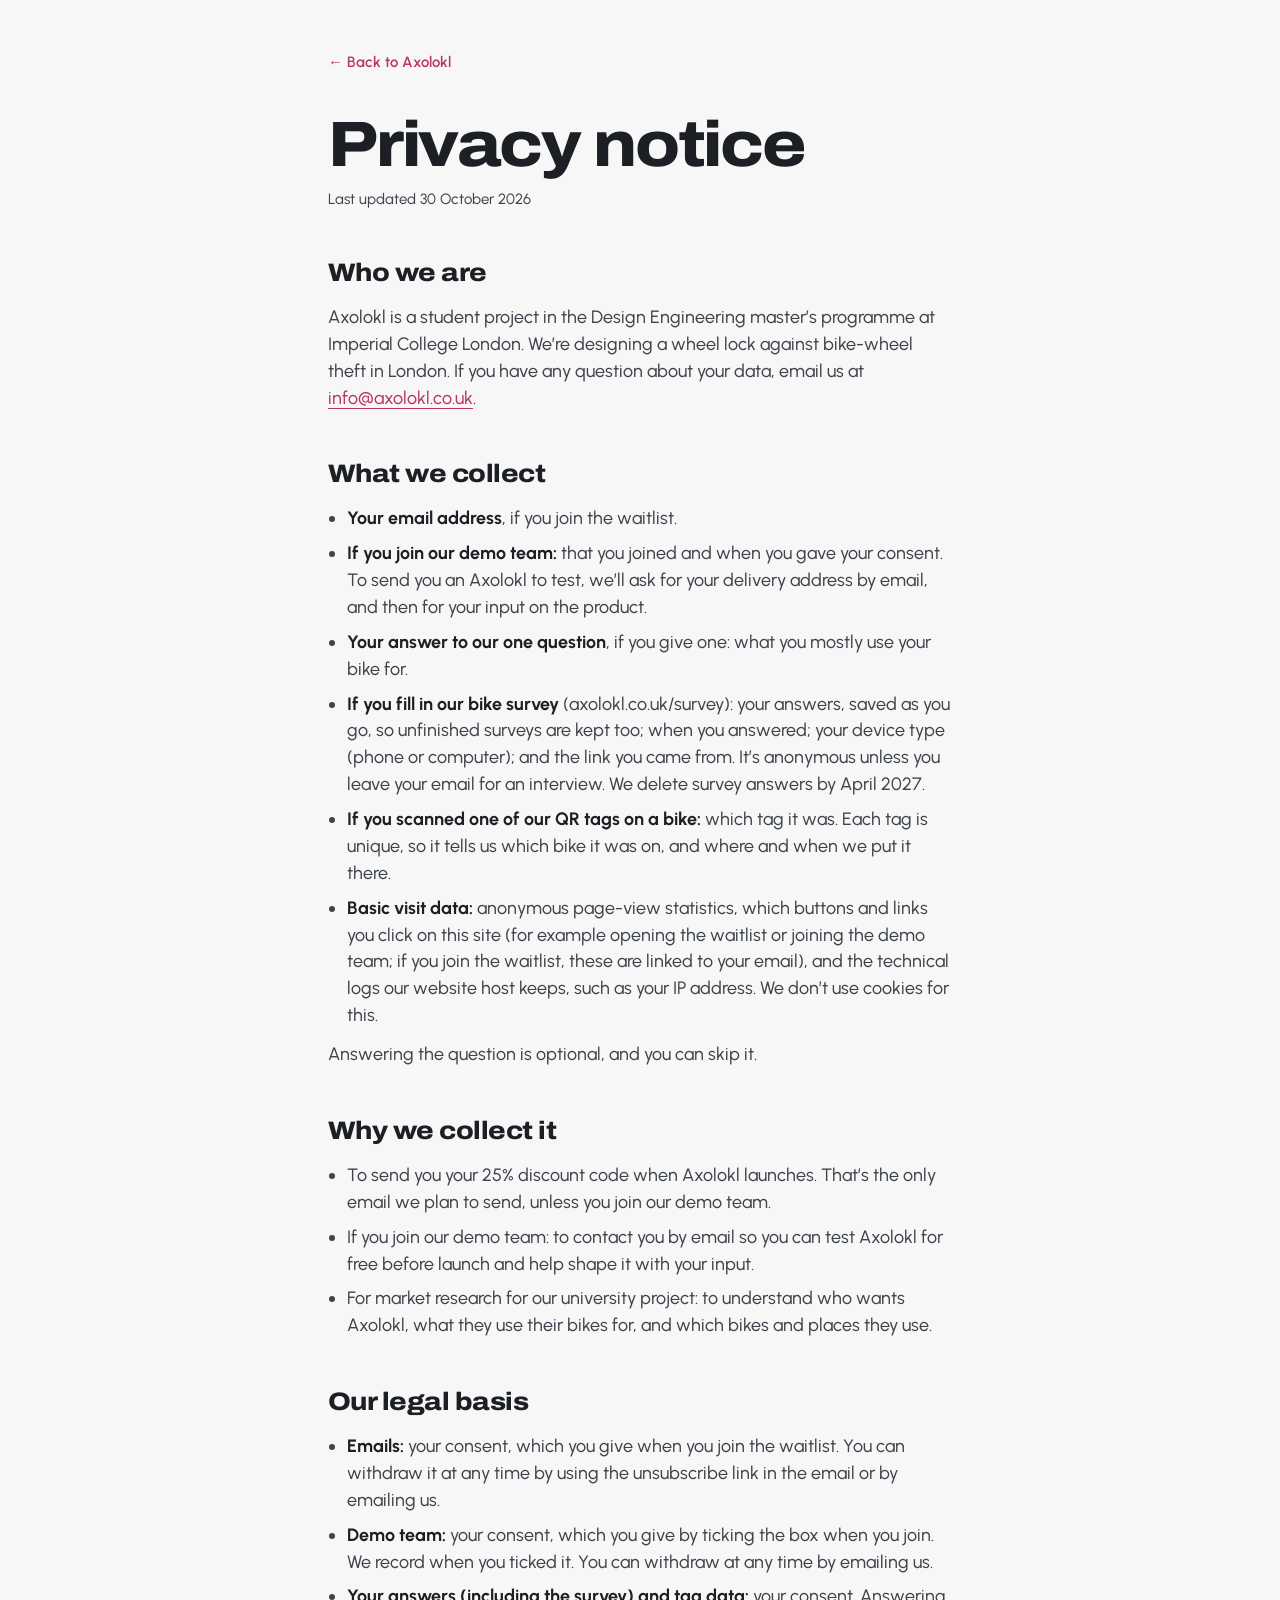
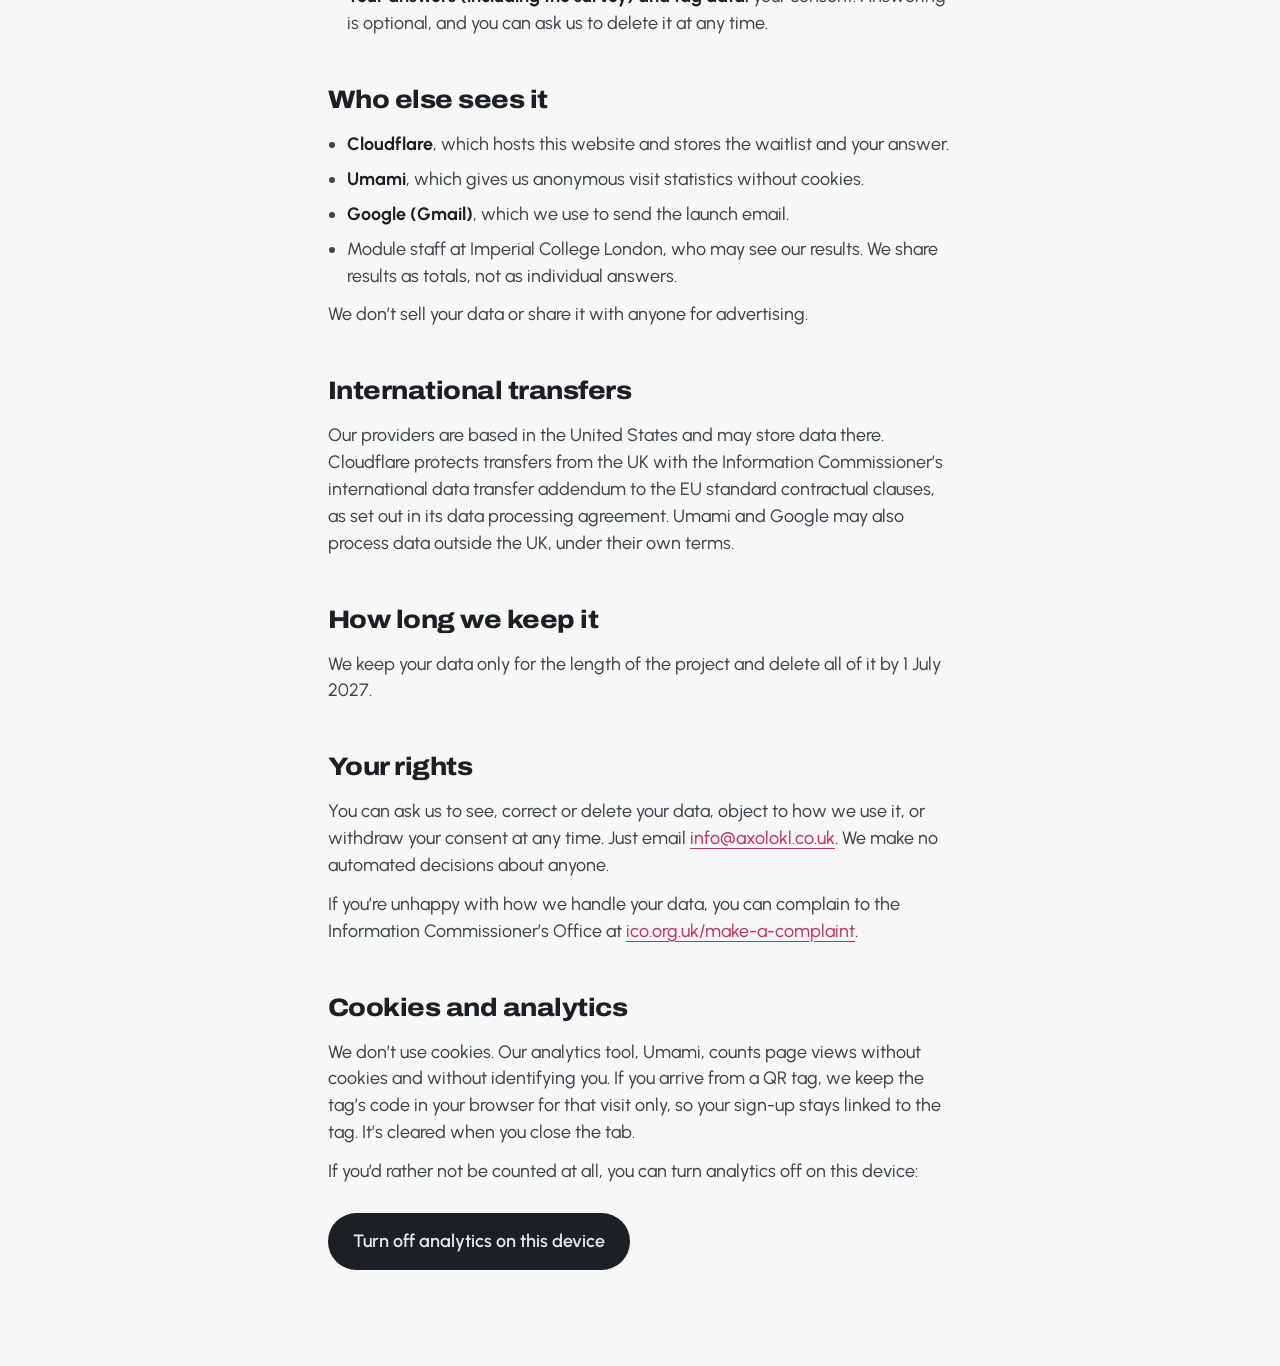
<file: privacy.html>
<!doctype html>
<html lang="en-GB">
<head>
  <meta charset="utf-8">
  <meta name="viewport" content="width=device-width, initial-scale=1">
  <title>Privacy notice — Axolokl</title>
  <meta name="description" content="What Axolokl collects through the waitlist and QR tags, why, and your rights under UK GDPR.">
  <meta name="robots" content="noindex">
  <link rel="icon" href="assets/logo/favicon.svg" type="image/svg+xml">
  <link rel="stylesheet" href="css/styles.css?v=42">
</head>
<body class="legal-page">

  <main class="legal">
    <a class="legal__back" href="./">← Back to Axolokl</a>

    <h1 class="legal__title">Privacy notice</h1>
    <p class="legal__updated">Last updated 30 October 2026</p>

    <h2>Who we are</h2>
    <p>Axolokl is a student project in the Design Engineering master’s programme at Imperial College London. We’re designing a wheel lock against bike-wheel theft in London. If you have any question about your data, email us at <a href="mailto:info@axolokl.co.uk">info@axolokl.co.uk</a>.</p>

    <h2>What we collect</h2>
    <ul>
      <li><strong>Your email address</strong>, if you join the waitlist.</li>
      <li><strong>If you join our demo team:</strong> that you joined and when you gave your consent. To send you an Axolokl to test, we’ll ask for your delivery address by email, and then for your input on the product.</li>
      <li><strong>Your answer to our one question</strong>, if you give one: what you mostly use your bike for.</li>
      <li><strong>If you fill in our bike survey</strong> (axolokl.co.uk/survey): your answers, saved as you go, so unfinished surveys are kept too; when you answered; your device type (phone or computer); and the link you came from. It’s anonymous unless you leave your email for an interview. We delete survey answers by April 2027.</li>
      <li><strong>If you scanned one of our QR tags on a bike:</strong> which tag it was. Each tag is unique, so it tells us which bike it was on, and where and when we put it there.</li>
      <li><strong>Basic visit data:</strong> anonymous page-view statistics, which buttons and links you click on this site (for example opening the waitlist or joining the demo team; if you join the waitlist, these are linked to your email), and the technical logs our website host keeps, such as your IP address. We don’t use cookies for this.</li>
    </ul>
    <p>Answering the question is optional, and you can skip it.</p>

    <h2>Why we collect it</h2>
    <ul>
      <li>To send you your 25% discount code when Axolokl launches. That’s the only email we plan to send, unless you join our demo team.</li>
      <li>If you join our demo team: to contact you by email so you can test Axolokl for free before launch and help shape it with your input.</li>
      <li>For market research for our university project: to understand who wants Axolokl, what they use their bikes for, and which bikes and places they use.</li>
    </ul>

    <h2>Our legal basis</h2>
    <ul>
      <li><strong>Emails:</strong> your consent, which you give when you join the waitlist. You can withdraw it at any time by using the unsubscribe link in the email or by emailing us.</li>
      <li><strong>Demo team:</strong> your consent, which you give by ticking the box when you join. We record when you ticked it. You can withdraw at any time by emailing us.</li>
      <li><strong>Your answers (including the survey) and tag data:</strong> your consent. Answering is optional, and you can ask us to delete it at any time.</li>
    </ul>

    <h2>Who else sees it</h2>
    <ul>
      <li><strong>Cloudflare</strong>, which hosts this website and stores the waitlist and your answer.</li>
      <li><strong>Umami</strong>, which gives us anonymous visit statistics without cookies.</li>
      <li><strong>Google (Gmail)</strong>, which we use to send the launch email.</li>
      <li>Module staff at Imperial College London, who may see our results. We share results as totals, not as individual answers.</li>
    </ul>
    <p>We don’t sell your data or share it with anyone for advertising.</p>

    <h2>International transfers</h2>
    <p>Our providers are based in the United States and may store data there. Cloudflare protects transfers from the UK with the Information Commissioner’s international data transfer addendum to the EU standard contractual clauses, as set out in its data processing agreement. Umami and Google may also process data outside the UK, under their own terms.</p>

    <h2>How long we keep it</h2>
    <p>We keep your data only for the length of the project and delete all of it by 1 July 2027.</p>

    <h2>Your rights</h2>
    <p>You can ask us to see, correct or delete your data, object to how we use it, or withdraw your consent at any time. Just email <a href="mailto:info@axolokl.co.uk">info@axolokl.co.uk</a>. We make no automated decisions about anyone.</p>
    <p>If you’re unhappy with how we handle your data, you can complain to the Information Commissioner’s Office at <a href="https://ico.org.uk/make-a-complaint/" target="_blank" rel="noopener">ico.org.uk/make-a-complaint</a>.</p>

    <h2>Cookies and analytics</h2>
    <p>We don’t use cookies. Our analytics tool, Umami, counts page views without cookies and without identifying you. If you arrive from a QR tag, we keep the tag’s code in your browser for that visit only, so your sign-up stays linked to the tag. It’s cleared when you close the tab.</p>
    <p>If you’d rather not be counted at all, you can turn analytics off on this device:</p>
    <p class="legal__action"><button class="btn legal__optout" type="button" data-analytics-optout>Turn off analytics on this device</button></p>
  </main>

  <script>
    // Umami skips counting while localStorage 'umami.disabled' is set
    (() => {
      const btn = document.querySelector('[data-analytics-optout]');
      const read = () => { try { return localStorage.getItem('umami.disabled') === '1'; } catch { return false; } };
      const render = () => { btn.textContent = read() ? 'Analytics is off on this device. Turn it back on' : 'Turn off analytics on this device'; };
      btn.addEventListener('click', () => {
        try {
          if (read()) localStorage.removeItem('umami.disabled');
          else localStorage.setItem('umami.disabled', '1');
        } catch { btn.textContent = 'Your browser blocked this setting'; return; }
        render();
      });
      render();
    })();
  </script>
</body>
</html>
</file>
<file: css/styles.css>
/* ============ Fonts ============ */
@font-face {
  font-family: "Archivo";
  src: url("../assets/fonts/archivo-var.woff2") format("woff2-variations");
  font-weight: 100 900;
  font-stretch: 62% 125%;
  font-display: swap;
}
/* Body: Urbanist — geometric, circular bowls and single-storey a, like the logo */
@font-face {
  font-family: "Urbanist";
  src: url("../assets/fonts/urbanist-var.woff2") format("woff2-variations");
  font-weight: 100 900;
  font-display: swap;
}

/* ============ Tokens ============ */
:root {
  /* Base */
  --paper: #F7F7F8;      /* studio white — matches the hero photo backdrop */
  --alu: #E6E8EB;        /* brushed aluminium — light surfaces */
  --graphite: #1C1F23;   /* anodised graphite — dark sections, text on light */
  --steel: #6E757E;      /* secondary text */
  --hairline: #C9CDD2;

  /* Axolotl accents — used sparingly */
  --axo: #F4A9C0;        /* axolotl pink — on dark backgrounds */
  --gill: #B8355E;       /* deep gill — pink that passes contrast on light */

  /* Type */
  --font: "Urbanist", "Futura", "Century Gothic", "Helvetica Neue", Arial, sans-serif;
  --font-display: "Archivo", "Helvetica Neue", Arial, sans-serif;
  --step--1: clamp(0.875rem, 0.85rem + 0.1vw, 0.95rem);
  --step-0: clamp(1rem, 0.96rem + 0.2vw, 1.125rem);
  --step-1: clamp(1.25rem, 1.1rem + 0.6vw, 1.6rem);
  --step-4: clamp(2.6rem, 1.4rem + 5.6vw, 7.5rem);

  /* Space */
  --gutter: clamp(1rem, 0.5rem + 2.5vw, 3rem);
  --ease-out: cubic-bezier(.2,.7,.1,1);
}

/* ============ Base ============ */
*, *::before, *::after { box-sizing: border-box; }
html { -webkit-text-size-adjust: 100%; overflow-x: clip; } /* on phones the root must clip too, or the page widens */
body {
  margin: 0;
  overflow-x: clip; /* nothing may push the page wider than the screen */
  background: var(--paper);
  color: var(--graphite);
  font-family: var(--font);
  font-size: var(--step-0);
  font-weight: 450;
  line-height: 1.5;
  -webkit-font-smoothing: antialiased;
}
img { display: block; max-width: 100%; height: auto; }
a { color: inherit; }
:focus-visible { outline: 2px solid var(--gill); outline-offset: 3px; border-radius: 2px; }

/* ============ Nav (not sticky) ============ */
.nav {
  position: fixed; z-index: 50;
  top: 1rem; left: var(--gutter); right: var(--gutter);
  display: flex; align-items: center; justify-content: space-between;
  padding: 0.65rem 0.65rem 0.65rem 1.25rem;
  background: #fff;
  border: 1px solid rgb(28 31 35 / .08);
  border-radius: 999px;
  box-shadow: 0 1px 2px rgb(28 31 35 / .04), 0 12px 32px -12px rgb(28 31 35 / .14);
}
.logo {
  display: inline-flex; align-items: flex-end; gap: 0.7rem;
  color: var(--graphite);
  text-decoration: none;
}
.logo__mark { height: 1.45rem; width: auto; }
.logo__word { height: 1.05rem; width: auto; margin-bottom: 0.06rem; }

.nav__links { display: flex; align-items: center; gap: 2rem; }
.nav__link {
  position: relative;
  font-size: var(--step--1); font-weight: 600;
  text-decoration: none;
  padding: 0.3rem 0;
}
/* Dashed gill underline that traces in on hover, like the hero's ghost wheels */
.nav__link::after {
  content: "";
  position: absolute; left: 0; right: 0; bottom: 0;
  height: 2px;
  background: repeating-linear-gradient(90deg, var(--gill) 0 5px, transparent 5px 9px);
  clip-path: inset(0 100% 0 0);
  transition: clip-path .45s var(--ease-out);
}
.nav__link:hover::after,
.nav__link:focus-visible::after { clip-path: inset(0 0 0 0); }
.nav__icon { display: none; }
.nav__cta-short { display: none; }
.nav__cta { gap: 0.6rem; }
.nav__chip {
  font-size: 0.75em; font-weight: 700;
  font-variant-numeric: tabular-nums;
  color: var(--graphite);
  background: var(--axo);
  border-radius: 999px;
  padding: 0.15em 0.55em;
}

.btn {
  display: inline-flex; align-items: center;
  font: inherit; font-weight: 600;
  text-decoration: none;
  background: var(--graphite); color: var(--alu);
  border-radius: 999px;
  padding: 0.85em 1.4em;
  transition: background-color .2s;
}
.btn:hover { background: var(--gill); }
.btn--small { font-size: var(--step--1); padding: 0.6em 1.1em; }

/* ============ Hero ============ */
.hero {
  position: relative;
  min-height: 100svh;
  padding: 8rem var(--gutter) 1.5rem; /* more air under the nav */
  display: grid;
  grid-template-columns: 1fr;
  grid-template-rows: auto 1fr auto;
  overflow: hidden;
}
.hero__title {
  grid-area: 1 / 1 / 4 / 2;
  margin: 0;
  font-family: var(--font-display);
  display: flex; flex-direction: column; justify-content: space-between;
  font-weight: 800;
  font-stretch: 112%;
  font-size: clamp(2.4rem, 1.2rem + 5vw, 6.6rem); /* a touch smaller than --step-4 for more white space */
  line-height: 0.92;
  letter-spacing: -0.035em;
  pointer-events: none;
  z-index: 2;
}
.hero__line--a { align-self: flex-start; }
.hero__line--b { align-self: flex-end; text-align: right; padding-bottom: 1.5rem; }

.hero__stage {
  grid-area: 1 / 1 / 4 / 2;
  position: relative;
  margin: 0 auto;
  width: min(100%, 740px, 72svh);
  align-self: start;
  margin-top: 3rem; /* bike sits between the two lines, clear of "Your wheels didn't." */
}
.hero__bike {
  position: relative; z-index: 1; /* frame sits on top of the sketched wheels */
  width: 100%;
  /* background is pure white in the file, so multiply melts it into the page and lets the wheels show through */
  mix-blend-mode: multiply;
}
.hero__ghosts {
  position: absolute; inset: 0; z-index: 0;
  width: 100%; height: 100%;
  overflow: visible;
  pointer-events: none;
}
/* Sketch lines of the ghost wheels. Widths are in image units (the stage shows the
   1024px-wide image at ~720px). No non-scaling-stroke: it breaks pathLength trace-ins in Chrome. */
.sk {
  fill: none;
  stroke: var(--gill);
  stroke-width: 2;
  stroke-linecap: round; stroke-linejoin: round;
}
.sk--tyre  { stroke-width: 3.1; }
.sk--fine  { stroke-width: 1.3; }
.sk--spoke { stroke-width: 1.15; opacity: .85; }
.sk--hatch { stroke-width: 1; }
.sk-fade   { opacity: var(--o, 1); }


/* One orchestrated load moment: the ghost wheels sketch themselves in, then the second line lands */
.js .sk-trace { stroke-dasharray: 1; stroke-dashoffset: 1; }
.js.is-loaded .sk-trace { animation: sketch var(--t, 1.2s) var(--ease-out) var(--d, 0s) forwards; }
@keyframes sketch { to { stroke-dashoffset: 0; } }
.js .sk-fade { opacity: 0; }
.js.is-loaded .sk-fade { opacity: var(--o, 1); transition: opacity 1.8s ease var(--d, 0s); }
.js .hero__line--b { opacity: 0; translate: 0 .15em; }
.js.is-loaded .hero__line--b {
  transition: opacity 1.2s ease, translate 1.6s var(--ease-out);
  transition-delay: 3.8s;
  opacity: 1; translate: 0 0;
}

/* ============ Problem — sticky, panels scroll sideways ============ */
.problem { background: var(--paper); }
.problem__pin {
  height: 100vh;
  padding-top: 6.25rem; /* clears the sticky nav */
  display: flex; flex-direction: column;
  overflow: hidden;
}
.problem__bar {
  display: flex; align-items: center; justify-content: flex-start; gap: 1rem;
  margin: 0 var(--gutter);
  padding-bottom: 0.9rem;
  border-bottom: 1px solid var(--hairline);
}
.problem__label {
  margin: 0;
  font-size: var(--step--1); font-weight: 600;
  color: var(--gill);
}
.problem__progress { display: flex; align-items: center; gap: 1rem; }
.problem__count { font-size: var(--step--1); font-variant-numeric: tabular-nums; color: var(--steel); }
.problem__current { color: var(--graphite); }
.problem__meter { position: relative; width: 7rem; height: 1px; background: var(--hairline); }
.problem__meter span {
  position: absolute; inset: 0;
  background: var(--gill);
  transform-origin: left;
  transform: scaleX(var(--p, 0));
}

.problem__track {
  flex: 1;
  display: flex; align-items: center;
  gap: 10vw;
  width: max-content;
  /* side padding = half the leftover width, so every panel lands dead centre when it snaps */
  padding: 0 calc((100vw - min(88vw, 1320px)) / 2) 2rem;
  background: var(--paper);
  will-change: transform;
}
.panel {
  width: min(88vw, 1320px);
  display: grid;
  /* text column, then the graphic right beside it, the pair centred in the panel */
  grid-template-columns: fit-content(23rem) auto;
  justify-content: center;
  align-items: center;
  gap: 4rem;
}
.panel__title {
  margin: 0;
  font-family: var(--font-display);
  font-weight: 800;
  font-stretch: 112%;
  font-size: clamp(2.4rem, 0.8rem + 3.2vw, 4.4rem);
  line-height: 0.95;
  letter-spacing: -0.035em;
}
.panel__body { margin: 1.4rem 0 0; max-width: 34ch; color: var(--steel); }
.panel__source { margin: 1.6rem 0 0; font-size: 0.75rem; color: var(--steel); opacity: .8; }
.panel__source a { text-underline-offset: 0.2em; text-decoration-color: var(--hairline); }
.panel__source a:hover { color: var(--gill); text-decoration-color: currentColor; }

/* Graphics sit straight on the page with no frame. Their white is pre-baked to the
   paper colour (#F7F7F8) in the files, so no blend mode is needed and fades stay seamless.
   Every graphic is cropped with the same margin around its drawing and shown at
   one shared height, so the drawings come out the same size and line up.
   --scale on a figure fine-tunes one graphic by eye. */
.panel { --media-h: min(58vh, 530px, 36vw); }
.panel__media { margin: 0; justify-self: start; }
.panel__media img { height: calc(var(--media-h) * var(--scale, 1)); width: auto; max-width: none; }
/* this graphic has its own paper texture at the edges: fade it out so no square shows */
.panel__media--textured img {
  -webkit-mask-image: radial-gradient(ellipse 58% 58% at 50% 50%, #000 70%, transparent 100%);
          mask-image: radial-gradient(ellipse 58% 58% at 50% 50%, #000 70%, transparent 100%);
}
.panel__media--placeholder {
  height: var(--media-h); aspect-ratio: 3 / 2;
  display: grid; place-items: center;
  background: repeating-linear-gradient(135deg, rgb(28 31 35 / .04) 0 1px, transparent 1px 14px);
  color: var(--steel); font-size: var(--step--1);
}

/* Without the scroll effect (reduced motion / no JS), panels simply stack */
.problem:not(.is-horizontal) .problem__pin { height: auto; overflow: visible; padding-bottom: 4rem; }
.problem:not(.is-horizontal) .problem__track { flex-direction: column; width: auto; gap: 5rem; padding-top: 3rem; }

/* Panels not in focus fade back */
.panel__text, .panel__media { transition: opacity .5s ease; }
.problem.is-horizontal .panel:not(.is-active) .panel__text,
.problem.is-horizontal .panel:not(.is-active) .panel__media { opacity: .18; }

/* ============ Launch — dark sheet ============ */
.launch {
  position: relative;
  display: grid;
  gap: 5.5rem;
  padding: 6.25rem var(--gutter) 2.25rem;
  background: var(--graphite);
  color: var(--alu);
  border-radius: 2rem 2rem 0 0;
}
.launch__main {
  display: grid;
  grid-template-columns: minmax(0, 1fr) minmax(0, 22rem);
  align-items: end;
  column-gap: 6vw;
}
.launch__title {
  margin: 0;
  font-family: var(--font-display);
  font-weight: 800; font-stretch: 112%;
  font-size: clamp(2.6rem, 1.2rem + 3.2vw, 4.4rem);
  line-height: 0.95;
  letter-spacing: -0.035em;
}
.launch__lede {
  margin: 1rem 0 0;
  font-size: var(--step-1);
  color: rgb(230 232 235 / .72);
}
/* Sized so the wheels run edge to edge with "Join the waitlist." above (its font x 1.06);
   the pink index marks sit just outside, in the gutter */
.launch .lock {
  margin-top: 3rem;
  font-size: clamp(2.76rem, 1.27rem + 3.39vw, 4.66rem);
  padding: 0 0.3em;
  margin-left: -0.3em;
}
.launch__cta { display: grid; justify-items: end; gap: 1.25rem; }
.launch__lede strong { color: var(--axo); font-weight: 700; }

/* ============ Teaser — light, between the problems and the waitlist ============ */
.teaser {
  padding: 8rem var(--gutter) 12rem; /* generous gap before the dark waitlist sheet */
  background: var(--paper);
}
.teaser__wip {
  display: flex; align-items: center; gap: 0.6rem;
  margin: 0 0 1.75rem;
  font-family: var(--font-display);
  font-weight: 800; font-stretch: 112%;
  font-size: clamp(1.6rem, 1rem + 1.4vw, 2.3rem);
  letter-spacing: -0.02em;
  color: var(--gill);
}
.teaser__title {
  margin: 0;
  max-width: 19ch;
  font-family: var(--font-display);
  font-weight: 800; font-stretch: 112%;
  font-size: clamp(2.8rem, 1.1rem + 4vw, 5.4rem);
  line-height: 1.02;
  letter-spacing: -0.035em;
}
.teaser__title em { font-style: italic; }
/* a quieter line under the title, then the launch date on its own */
.teaser__lede { margin: 2.25rem 0 0; max-width: 46ch; font-size: var(--step-1); color: #3E444B; }
.teaser__date { margin: 3rem 0 0; font-size: calc(var(--step-1) * 1.15); color: var(--graphite); }
.teaser__date strong { color: var(--gill); font-weight: 700; white-space: nowrap; }
/* on the light page the icon uses the deep pink */
.teaser .wip__head, .teaser .wip__socket, .teaser .wip__key { stroke: var(--gill); }

/* Looping icon: a hex key turns the bolt in quarter steps, pauses, repeats */
.wip { width: 1.3em; height: 1.3em; flex: none; overflow: visible; }
.wip__head, .wip__socket { fill: none; stroke: var(--axo); stroke-width: 3; }
.wip__key { fill: none; stroke: var(--axo); stroke-width: 6; stroke-linecap: round; stroke-linejoin: round; }
.wip__turn { transform-origin: 32px 32px; animation: wip-turn 4s var(--ease-out) infinite; }
@keyframes wip-turn {
  0%, 15%   { transform: rotate(0deg); }
  25%, 40%  { transform: rotate(90deg); }
  50%, 65%  { transform: rotate(180deg); }
  75%, 90%  { transform: rotate(270deg); }
  100%      { transform: rotate(360deg); }
}

/* ---- Countdown as a combination lock ---- */
.lock {
  --cell: 1.15em;            /* height of one digit on a wheel */
  --win: 1.8em;              /* visible window: shows the neighbours peeking above/below */
  position: relative;
  display: flex; gap: 0.45em;
  width: max-content;
  padding: 0 0.45em;
  font-family: var(--font-display);
  font-weight: 800; font-stretch: 105%;
  font-size: clamp(2.4rem, 1.2rem + 2.6vw, 3.6rem);
}
/* pink index marks on the reading line, like the arrow on a real lock */
.lock::before, .lock::after {
  content: ""; position: absolute;
  top: calc(var(--win) / 2 - 0.12em);
  border: 0.12em solid transparent;
}
.lock::before { left: 0;  border-left-color: var(--axo); }
.lock::after  { right: 0; border-right-color: var(--axo); }

.lock__group { display: grid; justify-items: center; gap: 0.35rem; }
.lock__wheels { display: flex; gap: 0.06em; }
.lock__label {
  font: 500 0.8rem/1 var(--font);
  letter-spacing: 0;
  color: var(--steel);
  padding-bottom: 0.15rem;
}
.wheel {
  position: relative;
  width: 0.8em; height: var(--win);
  overflow: hidden;
  border-radius: 0.12em;
  color: var(--graphite);
  /* brushed-metal cylinder: bright in the middle, rolling into shadow top and bottom */
  background: linear-gradient(180deg, #6b7279 0%, #a9afb6 16%, #dfe2e5 38%, #f4f5f6 50%, #dfe2e5 62%, #a9afb6 84%, #6b7279 100%);
  box-shadow: inset 1px 0 0 rgb(0 0 0 / .35), inset -1px 0 0 rgb(0 0 0 / .35);
}
.wheel::after {
  content: ""; position: absolute; inset: 0; pointer-events: none;
  background: linear-gradient(180deg, rgb(10 12 14 / .38), transparent 30%, transparent 70%, rgb(10 12 14 / .38));
}
.wheel__strip {
  position: absolute; left: 0; right: 0;
  top: calc((var(--win) - var(--cell)) / 2);
  transform: translateY(calc(var(--d, 0) * var(--cell) * -1));
  transition: transform .7s cubic-bezier(.3, 1.35, .5, 1); /* a little overshoot, like a dial clicking in */
}
.wheel__strip span {
  display: block;
  height: var(--cell); line-height: var(--cell);
  text-align: center;
  font-variant-numeric: tabular-nums;
}

/* ---- Call to action: button over a right-aligned note ---- */
.launch__note { margin: 0; max-width: 34ch; text-align: right; font-size: 0.92rem; line-height: 1.55; color: rgb(230 232 235 / .8); }

.join {
  position: relative;
  display: inline-flex; align-items: center;
  font: inherit; font-weight: 700; font-size: var(--step-0);
  padding: 0.8em 1.35em;
  color: var(--graphite);
  background: var(--axo);
  border: 0; border-radius: 999px;
  cursor: pointer;
  box-shadow: 0 10px 30px -12px rgb(244 169 192 / .65);
  transition: transform .25s var(--ease-out), box-shadow .25s var(--ease-out), background-color .25s;
}
/* soft ring that breathes outwards now and then, so the button invites a click */
.join::after {
  content: ""; position: absolute; inset: 0; border-radius: inherit;
  box-shadow: 0 0 0 0 rgb(244 169 192 / .45);
  animation: join-ring 3.2s ease-out infinite 1s;
  pointer-events: none;
}
@keyframes join-ring { 0% { box-shadow: 0 0 0 0 rgb(244 169 192 / .45); } 45%, 100% { box-shadow: 0 0 0 14px rgb(244 169 192 / 0); } }
/* hover matches the header button: deep gill */
.join:hover, .join:focus-visible { transform: translateY(-2px); background: var(--gill); color: var(--alu); box-shadow: 0 16px 36px -12px rgb(184 53 94 / .8); }
/* Arrow and discount share one slot: arrow shows at rest, chip on hover/focus */
.join__swap {
  display: inline-grid;
  grid-template-columns: 0fr;
  transition: grid-template-columns .45s var(--ease-out), margin .45s var(--ease-out);
}
.join__swap > span { overflow: hidden; white-space: nowrap; }
.join__arrow { grid-template-columns: 1fr; margin-left: 0.5em; }
.join__arrow svg { display: block; width: 1.05em; height: 1.05em; fill: none; stroke: currentColor; stroke-width: 2; stroke-linecap: round; stroke-linejoin: round; }
.join__chip > span {
  font-size: 0.78em; font-weight: 700;
  background: var(--axo); color: var(--graphite);
  border-radius: 999px;
  padding: 0.2em 0;
  transition: padding .45s var(--ease-out);
}
.join:hover .join__arrow, .join:focus-visible .join__arrow { grid-template-columns: 0fr; margin-left: 0; }
.join:hover .join__chip, .join:focus-visible .join__chip { grid-template-columns: 1fr; margin-left: 0.6em; }
.join:hover .join__chip > span, .join:focus-visible .join__chip > span { padding: 0.2em 0.6em; }

.launch__foot {
  display: flex; align-items: center; justify-content: space-between; gap: 2rem;
  padding-top: 1.5rem;
  border-top: 1px solid rgb(230 232 235 / .12);
}
.launch__brand { display: flex; align-items: flex-end; gap: 0.6rem; color: var(--alu); text-decoration: none; }
.launch__mark { height: 1.6rem; width: auto; }
.launch__word { height: 1.15rem; width: auto; margin-bottom: 0.05rem; }
.launch__meta { display: flex; gap: 2rem; font-size: var(--step--1); color: var(--steel); }
.launch__meta a { text-decoration: none; }
.launch__meta a:hover { color: var(--axo); }

/* ============ Waitlist pop-up ============ */
.visually-hidden {
  position: absolute !important; width: 1px; height: 1px; margin: -1px; padding: 0;
  overflow: hidden; clip: rect(0 0 0 0); white-space: nowrap; border: 0;
}
.modal {
  width: min(92vw, 27rem);
  padding: 1.5rem 1.75rem 1.75rem;
  border: 1px solid rgb(230 232 235 / .14);
  border-radius: 1.25rem;
  background: var(--graphite);
  color: var(--alu);
  box-shadow: 0 30px 80px -20px rgb(0 0 0 / .6);
}
.modal::backdrop { background: rgb(14 16 18 / .62); -webkit-backdrop-filter: blur(6px); backdrop-filter: blur(6px); }
.modal[open] { animation: modal-in .45s var(--ease-out); }
.modal[open]::backdrop { animation: fade-in .3s ease; }
@keyframes modal-in { from { opacity: 0; translate: 0 16px; scale: .98; } }
@keyframes fade-in { from { opacity: 0; } }

.modal__bar {
  display: flex; align-items: center; gap: 1rem;
  padding-bottom: 0.85rem; margin-bottom: 1.4rem;
  border-bottom: 1px solid rgb(230 232 235 / .14);
  font-size: var(--step--1); font-weight: 600; color: var(--steel);
}
.modal__date { color: var(--axo); }
.modal__close { margin-left: auto; }
.modal__close {
  display: grid; place-items: center;
  width: 2rem; height: 2rem; padding: 0;
  background: none; border: 0; border-radius: 50%;
  color: var(--alu); cursor: pointer;
}
.modal__close:hover { background: rgb(230 232 235 / .08); }
.modal__close svg { width: 1.1rem; height: 1.1rem; fill: none; stroke: currentColor; stroke-width: 1.8; stroke-linecap: round; }

.modal__title {
  margin: 0;
  font-family: var(--font-display);
  font-weight: 800; font-stretch: 112%;
  font-size: clamp(1.9rem, 1.4rem + 1.2vw, 2.5rem);
  line-height: 0.95; letter-spacing: -0.035em;
}
.modal__title:focus { outline: none; }
.modal__text { margin: 0.85rem 0 0; font-size: var(--step--1); line-height: 1.55; color: rgb(230 232 235 / .72); }
.modal__text strong { color: var(--axo); font-weight: 700; }
.modal__input {
  display: block; width: 100%;
  margin-top: 1.5rem; padding: 0.55rem 0;
  font: inherit; font-size: var(--step-0);
  color: var(--alu);
  background: none;
  border: 0; border-bottom: 1px solid rgb(230 232 235 / .3);
  border-radius: 0;
}
.modal__input::placeholder { color: rgb(230 232 235 / .35); }
.modal__input:focus { outline: none; border-bottom-color: var(--axo); }
.modal__submit, .modal__done .btn {
  width: 100%; justify-content: center;
  margin-top: 1.5rem; padding: 0.7em 1em;
  font-size: var(--step-0);
  border: 0; cursor: pointer;
}
.modal .btn { background: var(--axo); color: var(--graphite); transition: background-color .2s, color .2s; }
/* same deep-gill hover as the header and launch buttons */
.modal .btn:hover, .modal .btn:focus-visible { background: var(--gill); color: var(--alu); }
.modal__error { margin: 1rem 0 0; color: var(--axo); font-size: var(--step--1); }
/* confetti layer: fixed to the whole screen (it sits inside the dialog, so it's in the top layer too); never catches clicks */
.modal__confetti { position: fixed; inset: 0; width: 100vw; height: 100vh; pointer-events: none; z-index: 2; }
/* joining: spinner + label while the sign-up is sent */
.modal__submit { gap: 0.6rem; }
.btn__spinner {
  display: none;
  width: 1em; height: 1em;
  border: 2px solid currentColor; border-right-color: transparent; border-radius: 50%;
  animation: spin .8s linear infinite;
}
.modal__submit.is-loading .btn__spinner { display: inline-block; }
.modal__submit.is-loading { cursor: progress; }
.modal .btn.is-loading:disabled { opacity: 1; }
@keyframes spin { to { transform: rotate(360deg); } }
.modal__privacy { margin: 1rem 0 0; font-size: 0.75rem; line-height: 1.5; color: var(--steel); }
.modal__privacy a { color: var(--alu); text-underline-offset: 0.2em; }
.modal__privacy a:hover { color: var(--axo); }

/* ---- "One last question" after joining ---- */
/* secondary line under "You're on the list." */
.use__lead {
  margin: 0.9rem 0 0;
  font-family: var(--font-display);
  font-weight: 800; font-stretch: 112%;
  font-size: var(--step-1); letter-spacing: -0.02em;
  color: var(--axo);
}
/* demo offer: keep "Want to try Axolokl for free?" on one line */
.demo-form .use__lead { white-space: nowrap; font-size: min(var(--step-1), 1.4rem, 5.2vw); }
.use__set { margin: 0.5rem 0 0; padding: 0; border: 0; min-width: 0; }
.use__q { padding: 0; font-size: var(--step-0); font-weight: 600; color: var(--alu); }
.use__q span { display: block; margin-top: 0.2rem; font-size: var(--step--1); font-weight: 450; color: var(--steel); }
.use__options { display: grid; gap: 0.45rem; margin-top: 0.9rem; }
.check { position: relative; display: block; cursor: pointer; }
.check input { position: absolute; opacity: 0; inset: 0; margin: 0; cursor: pointer; }
.check span {
  display: flex; align-items: center; gap: 0.7rem;
  padding: 0.6rem 0.9rem;
  border: 1px solid rgb(230 232 235 / .2);
  border-radius: 0.8rem;
  color: var(--alu);
  transition: border-color .15s, background-color .15s;
}
/* square tick box drawn before the label */
.check span::before {
  content: ""; flex: none;
  width: 1rem; height: 1rem;
  border: 1.5px solid rgb(230 232 235 / .45); border-radius: 0.25rem;
  background: center / 0.7rem no-repeat;
}
.check:hover span { border-color: var(--axo); }
.check input:checked + span { border-color: var(--axo); background: rgb(244 169 192 / .1); }
.check input:checked + span::before {
  border-color: var(--axo); background-color: var(--axo);
  background-image: url("data:image/svg+xml,%3Csvg xmlns='http://www.w3.org/2000/svg' viewBox='0 0 12 12'%3E%3Cpath d='M2.5 6.2 L5 8.6 L9.6 3.6' fill='none' stroke='%231C1F23' stroke-width='2' stroke-linecap='round' stroke-linejoin='round'/%3E%3C/svg%3E");
}
.check input:focus-visible + span { outline: 2px solid var(--axo); outline-offset: 2px; }
.use__other { margin-top: 0.6rem; }
.use__other[hidden] { display: none; }
.use-form .modal__submit:disabled,
.demo-form .modal__submit:disabled { opacity: .45; cursor: not-allowed; }

/* ---- Demo team offer ---- */
.consent {
  display: flex; gap: 0.75rem; align-items: flex-start;
  margin-top: 1.25rem; padding: 0.85rem 0.95rem;
  border: 1px solid rgb(230 232 235 / .2); border-radius: 0.8rem;
  font-size: var(--step--1); line-height: 1.5; color: rgb(230 232 235 / .85);
  cursor: pointer;
}
.consent:hover { border-color: var(--axo); }
.consent input { flex: none; width: 1.05rem; height: 1.05rem; margin: 0.15rem 0 0; accent-color: var(--axo); cursor: pointer; }
.link-btn {
  display: block; margin: 0.9rem auto 0; padding: 0;
  background: none; border: 0; font: inherit; font-size: var(--step--1);
  color: var(--steel); text-decoration: underline; text-underline-offset: 0.2em; cursor: pointer;
}
.link-btn:hover { color: var(--alu); }

/* ============ Privacy page ============ */
.legal { max-width: 44rem; margin: 0 auto; padding: 3rem var(--gutter) 6rem; }
.legal__back { display: inline-block; font-size: var(--step--1); font-weight: 600; color: var(--steel); text-decoration: none; }
.legal__back:hover { color: var(--gill); }
.legal__title {
  margin: 2.5rem 0 0;
  font-family: var(--font-display);
  font-weight: 800; font-stretch: 112%;
  font-size: clamp(2.6rem, 1.6rem + 3vw, 4rem);
  line-height: 0.95; letter-spacing: -0.035em;
}
.legal__updated { margin: 1rem 0 0; font-size: var(--step--1); color: var(--steel); }
.legal h2 {
  margin: 2.75rem 0 0.75rem;
  font-family: var(--font-display);
  font-weight: 800; font-stretch: 112%;
  font-size: var(--step-1); letter-spacing: -0.02em;
}
.legal p, .legal li { color: #3E444B; }
.legal p { margin: 0.75rem 0 0; }
.legal ul { margin: 0.75rem 0 0; padding-left: 1.2rem; display: grid; gap: 0.5rem; }
.legal strong { color: var(--graphite); font-weight: 700; }
.legal a { color: var(--gill); text-underline-offset: 0.2em; }
.legal mark { background: rgb(244 169 192 / .35); color: var(--graphite); padding: 0 0.2em; border-radius: 3px; }
.legal p.legal__action { margin-top: 1.75rem; }
.legal__optout { border: 0; cursor: pointer; }

/* ============ Responsive ============ */
@media (max-width: 720px) {
  /* ---- Header: same floating pill, tighter; text links become icons ---- */
  .nav { top: 0.75rem; left: 0.75rem; right: 0.75rem; padding: 0.4rem 0.4rem 0.4rem 0.9rem; }
  .logo { gap: 0.45rem; }
  .logo__mark { height: 1.25rem; }
  .logo__word { height: 0.9rem; }
  .nav__links { gap: 0.15rem; }
  .nav__link { display: grid; place-items: center; width: 2.4rem; height: 2.4rem; padding: 0; border-radius: 50%; }
  .nav__link::after { display: none; }
  .nav__link:hover, .nav__link:focus-visible { color: var(--gill); }
  .nav__icon { display: block; width: 1.3rem; height: 1.3rem; fill: none; stroke: currentColor; stroke-width: 1.6; stroke-linejoin: round; stroke-linecap: round; }
  .nav__icon-dot { fill: currentColor; stroke: none; }
  .nav__cta-short { display: inline; }
  .nav__text, .nav__cta-long {
    position: absolute; width: 1px; height: 1px; overflow: hidden; clip: rect(0 0 0 0); white-space: nowrap;
  }
  .nav__cta { margin-left: 0.35rem; gap: 0.45rem; padding: 0.6em 0.75em 0.6em 1em; }

  /* ---- Hero: line 1 top, bike centred with both wheels on screen, line 2 bottom ---- */
  .hero {
    min-height: 100svh;
    padding: 6.75rem 1rem 2.25rem;
    grid-template-rows: auto 1fr auto;
  }
  .hero__title { grid-area: auto; display: contents; font-size: clamp(2.5rem, 14.5vw, 4.2rem); }
  .hero__line { display: block; z-index: 2; }
  .hero__line--a { grid-row: 1; }
  /* the sketched wheels reach ~11% past the photo on each side and ~19% below it,
     so the photo is kept narrower than the screen to let both wheels show whole */
  .hero__stage { grid-row: 2; align-self: center; width: 76vw; margin: 1.5rem auto 3rem; }
  .hero__line--b { grid-row: 3; padding-bottom: 0; }

  /* ---- Problem space: still scrolls sideways; each panel fills the screen, text over graphic ---- */
  .problem__pin { padding-top: 5rem; }
  .problem__bar { margin: 0 1rem; }
  .problem__meter { width: 4.5rem; }
  .problem__track { gap: 3.5rem; padding: 0 1rem 1.5rem; }
  .panel {
    width: calc(100vw - 2rem);
    grid-template-columns: 1fr;
    align-content: center;
    gap: 1.75rem;
    /* graphics keep one shared height (same idea as desktop), sized to the phone */
    --media-h: min(30svh, 54vw);
  }
  .panel__title { font-size: clamp(1.9rem, 8.6vw, 2.5rem); }
  .panel__body { margin-top: 0.9rem; max-width: none; font-size: var(--step-0); }
  .panel__source { margin-top: 0.9rem; }
  .panel__media { justify-self: center; }

  /* ---- Teaser ---- */
  .teaser { padding: 5rem 1rem 6rem; }
  .teaser__title { font-size: clamp(2.2rem, 9.6vw, 3rem); }
  .teaser__lede { font-size: var(--step-0); margin-top: 1.5rem; }
  .teaser__date { margin-top: 2.5rem; font-size: calc(var(--step-0) * 1.15); }
  /* 8 wheels plus gaps are ~8.9em wide, so the countdown's font is tied to the screen width */
  .lock { font-size: clamp(1.8rem, 10vw, 2.5rem); }
  .launch .lock { margin-top: 2.5rem; margin-left: 0; padding: 0 0.45em; font-size: clamp(1.8rem, 10vw, 2.5rem); }
  .teaser { padding-bottom: 7.5rem; }

  /* ---- Waitlist: one column — title, lede, button, note ---- */
  .launch { gap: 4rem; padding: 4.5rem 1rem 1.75rem; border-radius: 1.5rem 1.5rem 0 0; }
  .launch__main { grid-template-columns: 1fr; row-gap: 2.75rem; }
  .launch__title { font-size: clamp(2.3rem, 10.5vw, 3rem); }
  .launch__lede { font-size: var(--step-0); }
  .launch__cta { justify-items: stretch; }
  .join { justify-content: center; }
  .launch__note { text-align: left; max-width: none; }
  /* no hover on touch screens: show the discount straight away instead of the arrow */
  .join .join__arrow { grid-template-columns: 0fr; margin-left: 0; }
  .join .join__chip { grid-template-columns: 1fr; margin-left: 0.6em; }
  .join .join__chip > span { padding: 0.2em 0.6em; background: var(--graphite); color: var(--axo); } /* dark chip reads on the pink button */
  .launch__foot { flex-direction: column; align-items: flex-start; gap: 1.25rem; padding-top: 1.75rem; }
  .launch__meta { flex-wrap: wrap; gap: 0.5rem 1.25rem; }

  /* ---- Waitlist pop-up ---- */
  .modal { padding: 1.25rem 1.25rem 1.5rem; }
  .use__options { gap: 0.35rem; }
  .check span { padding: 0.5rem 0.8rem; }
}

@media (prefers-reduced-motion: reduce) {
  .wip__turn { animation: none; }
  .btn__spinner { animation-duration: 2.4s; }
  .modal[open], .modal[open]::backdrop { animation: none; }
  .join__swap, .join__chip > span { transition: none; }
  .join::after { animation: none; }
  .wheel__strip { transition: none; }
  .js .sk-trace, .js.is-loaded .sk-trace { animation: none; stroke-dasharray: none; stroke-dashoffset: 0; }
  .js .sk-fade { opacity: var(--o, 1); transition: none; }
  .js .hero__line--b { opacity: 1; translate: none; transition: none; }
}
</file>
